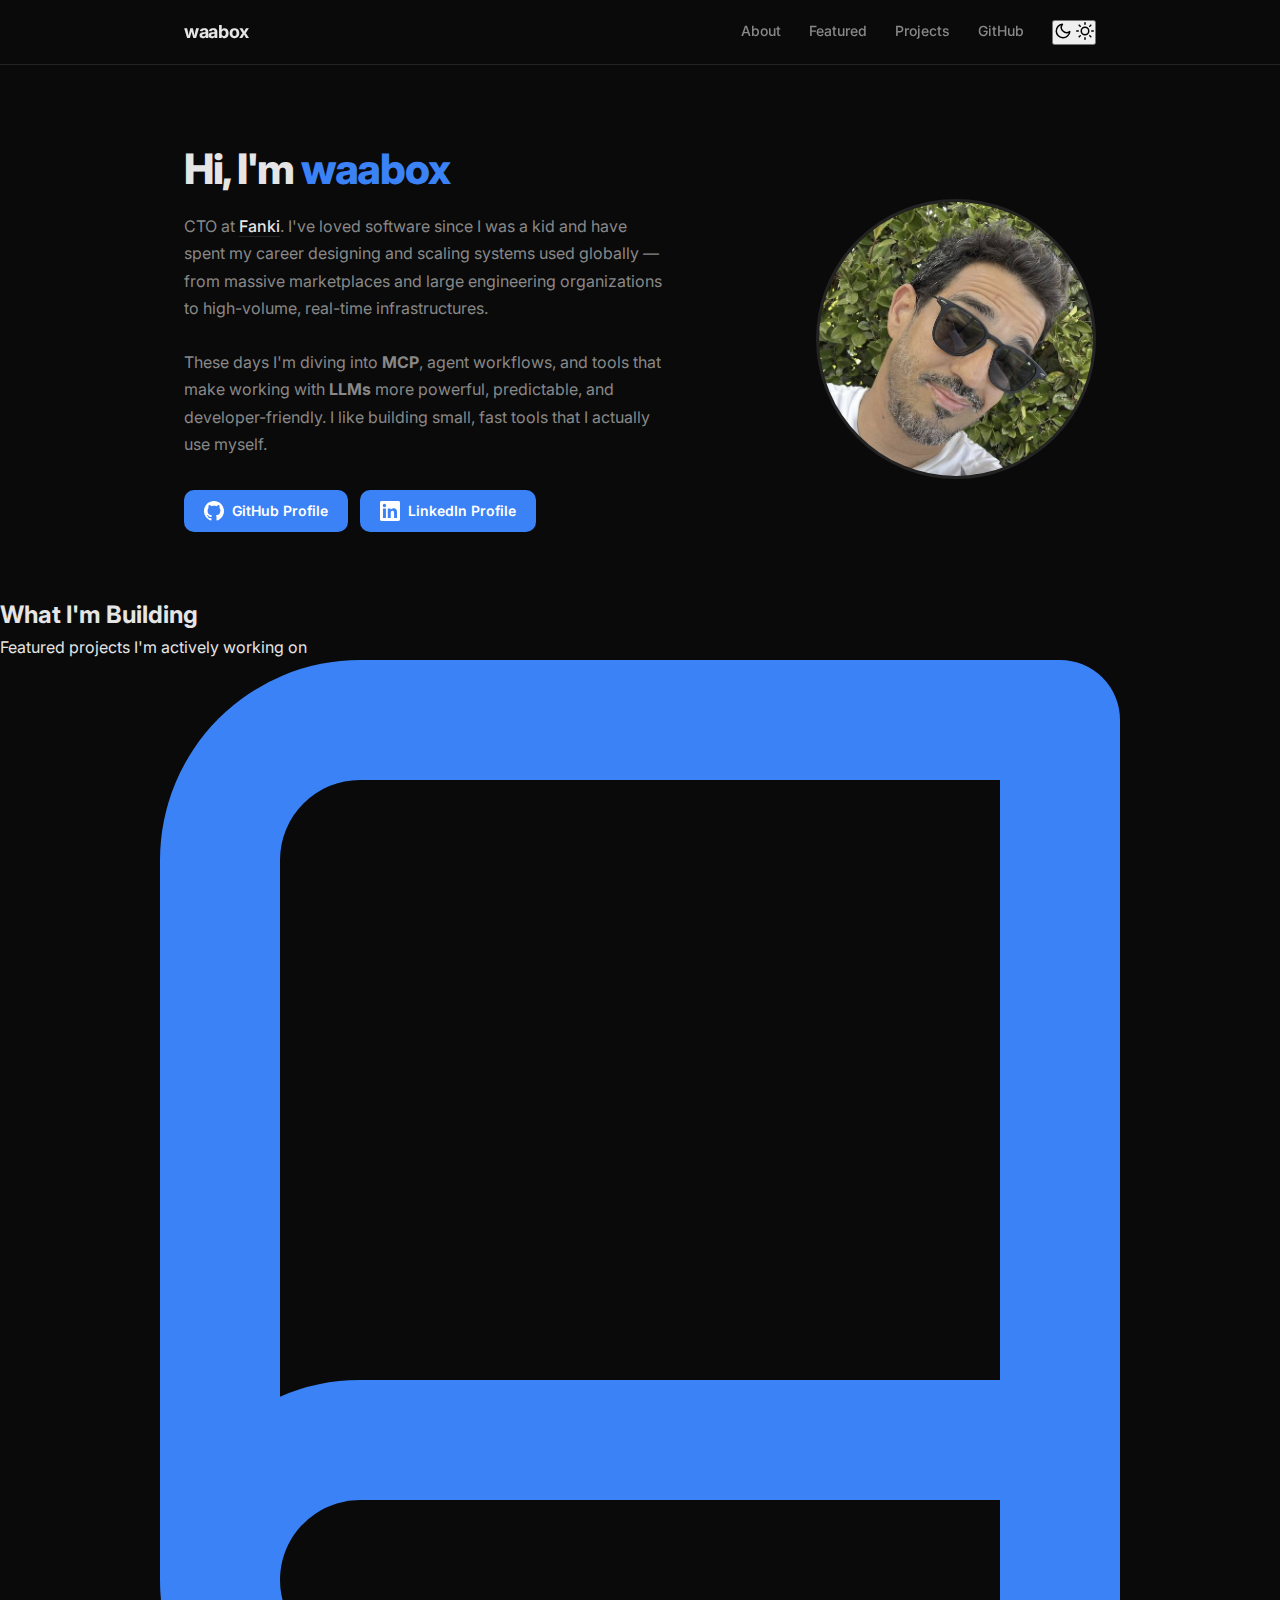
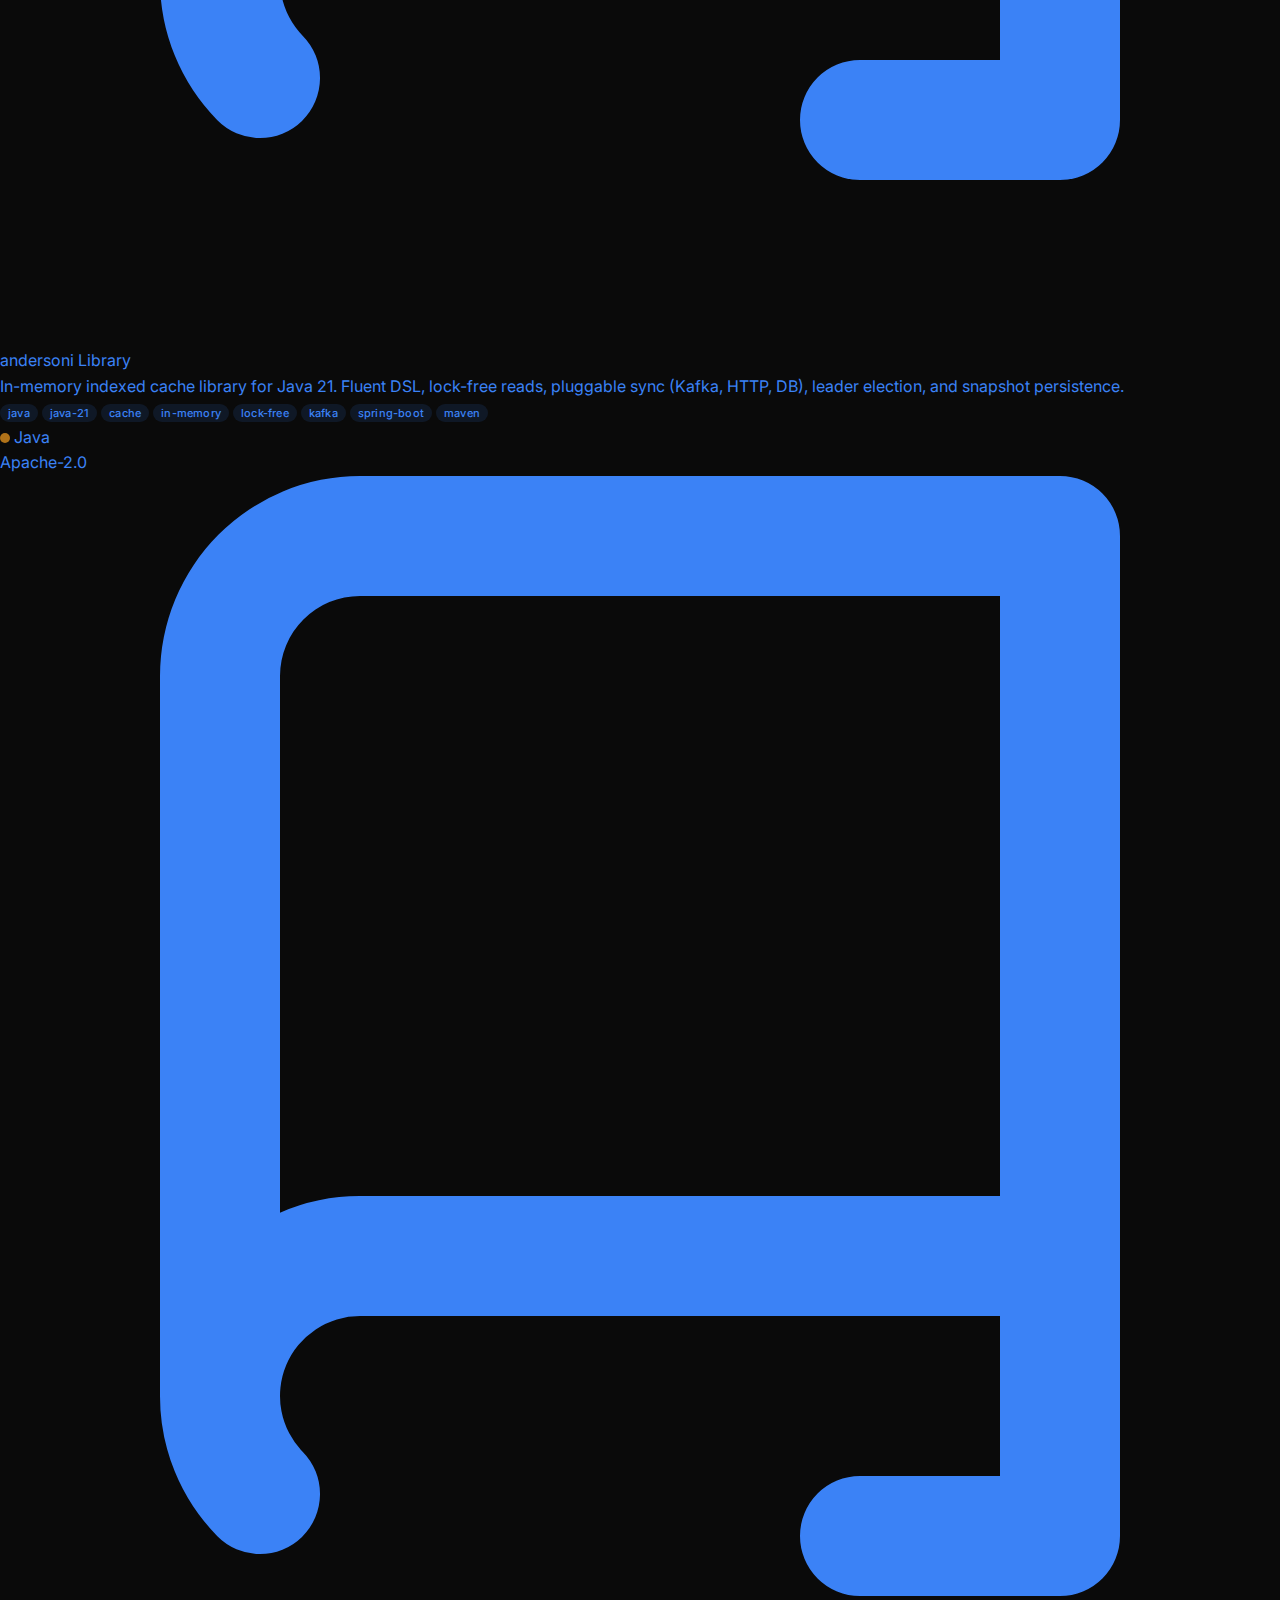
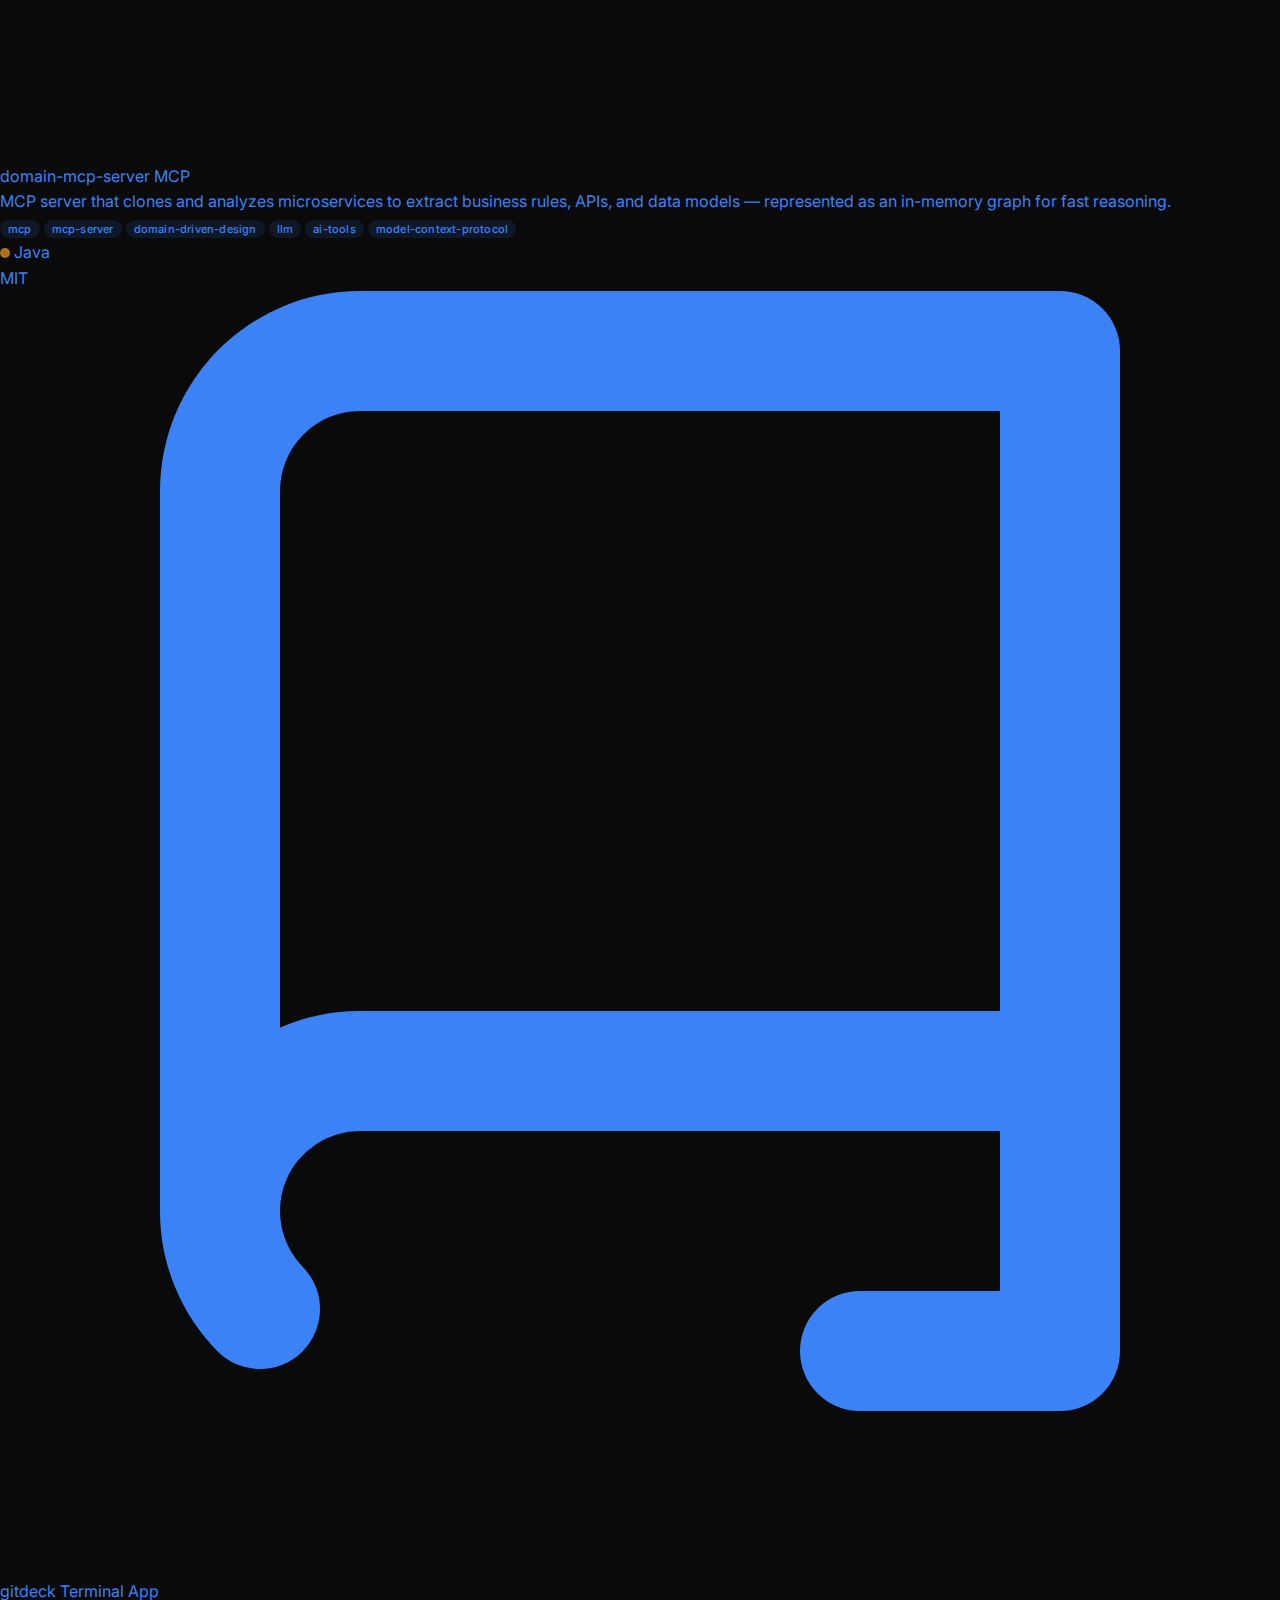
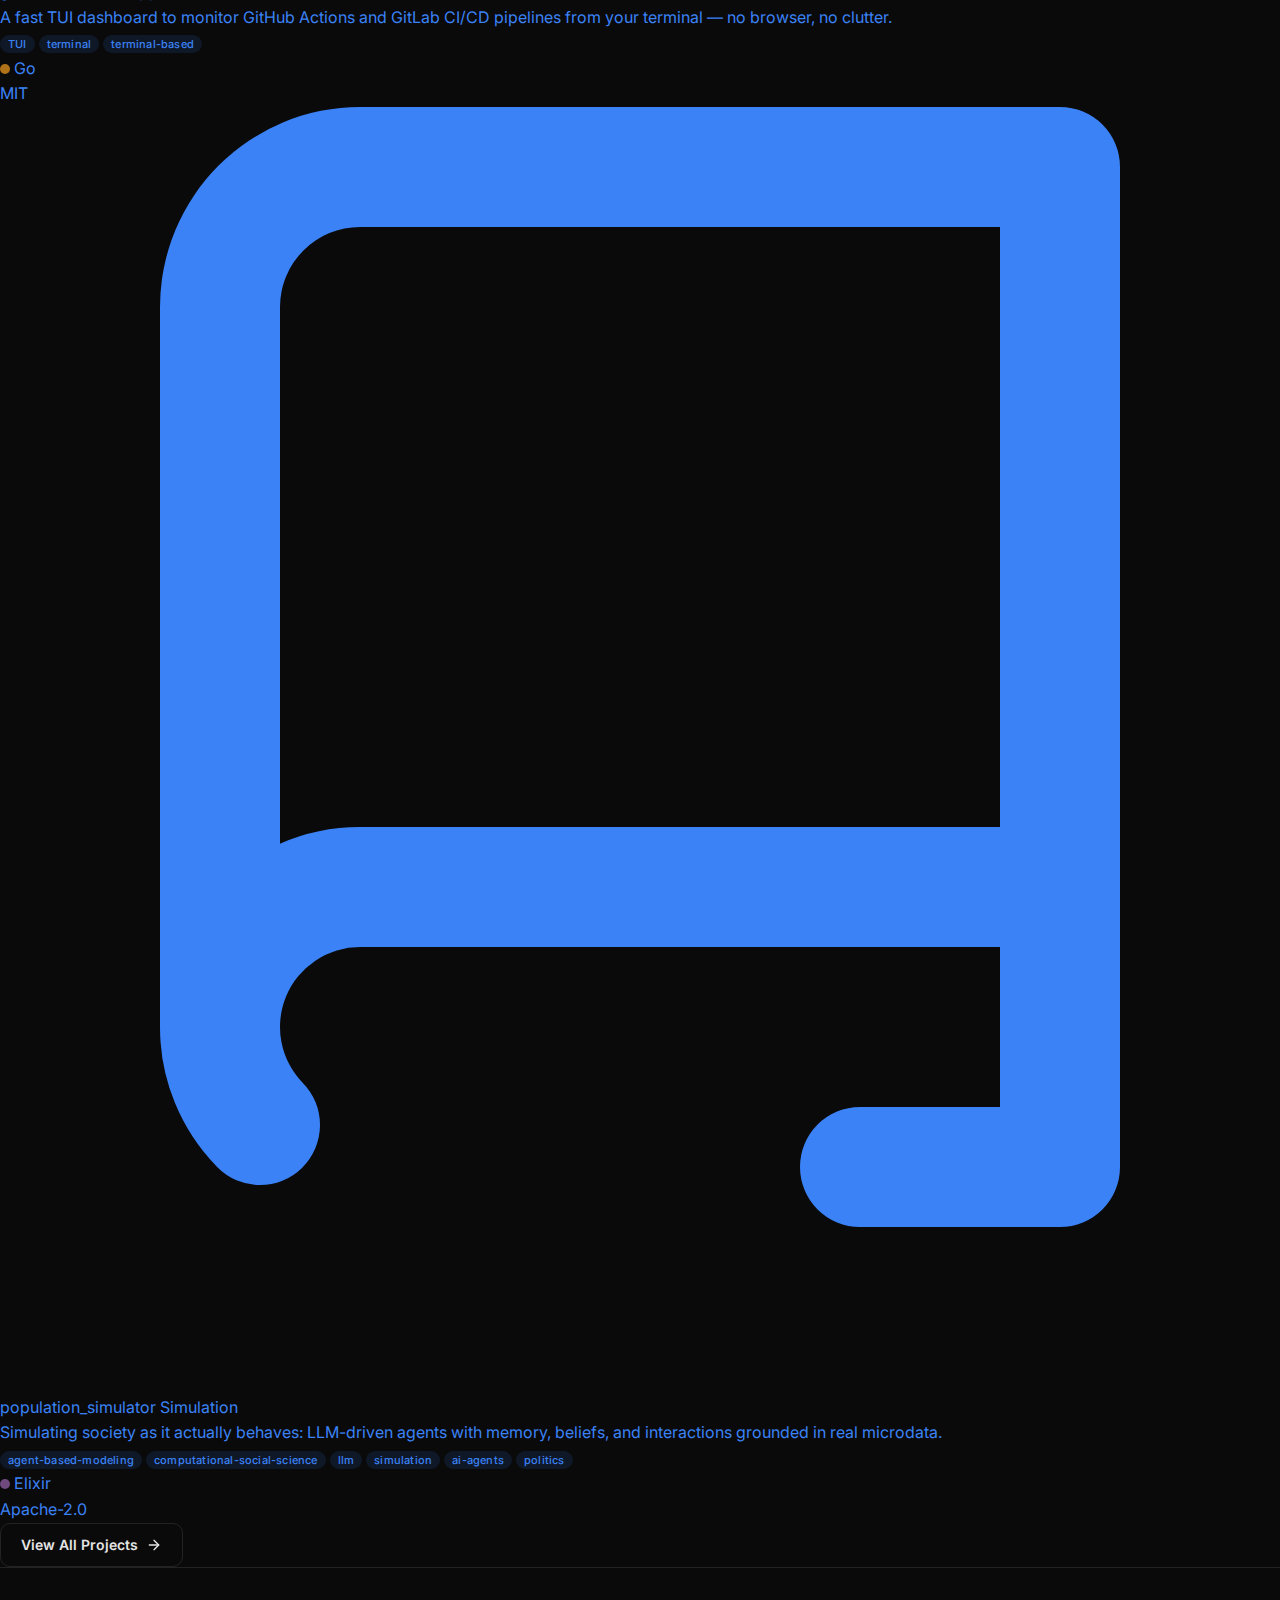
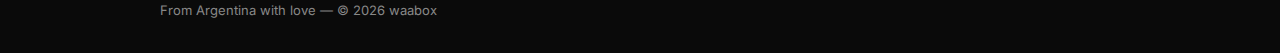
<file: index.html>
<!DOCTYPE html>
<html lang="en">
<head>
  <meta charset="UTF-8">
  <meta name="viewport" content="width=device-width, initial-scale=1.0">
  <title>waabox - open source & weird tools</title>
  <meta name="description" content="waabox - CTO, open source contributor, and MCP server builder. Kubernetes, Java, Rust.">
  <link rel="icon" href="favicon.svg" type="image/svg+xml">
  <link rel="preconnect" href="https://fonts.googleapis.com">
  <link rel="preconnect" href="https://fonts.gstatic.com" crossorigin>
  <link href="https://fonts.googleapis.com/css2?family=Inter:wght@400;500;600;700;800&family=JetBrains+Mono:wght@400;500&display=swap" rel="stylesheet">
  <link rel="stylesheet" href="style.css">
</head>
<body>

  <header class="header">
    <div class="header-inner">
      <a href="index.html" class="logo">waabox</a>
      <nav class="nav">
        <a href="#about">About</a>
        <a href="#featured">Featured</a>
        <a href="projects.html">Projects</a>
        <a href="https://github.com/waabox" target="_blank" rel="noopener noreferrer">GitHub</a>
        <button class="theme-toggle" id="theme-toggle" aria-label="Toggle dark/light mode">
          <svg class="icon-moon" width="18" height="18" viewBox="0 0 24 24" fill="none" stroke="currentColor" stroke-width="2" stroke-linecap="round" stroke-linejoin="round">
            <path d="M21 12.79A9 9 0 1 1 11.21 3 7 7 0 0 0 21 12.79z"/>
          </svg>
          <svg class="icon-sun" width="18" height="18" viewBox="0 0 24 24" fill="none" stroke="currentColor" stroke-width="2" stroke-linecap="round" stroke-linejoin="round">
            <circle cx="12" cy="12" r="5"/>
            <line x1="12" y1="1" x2="12" y2="3"/>
            <line x1="12" y1="21" x2="12" y2="23"/>
            <line x1="4.22" y1="4.22" x2="5.64" y2="5.64"/>
            <line x1="18.36" y1="18.36" x2="19.78" y2="19.78"/>
            <line x1="1" y1="12" x2="3" y2="12"/>
            <line x1="21" y1="12" x2="23" y2="12"/>
            <line x1="4.22" y1="19.78" x2="5.64" y2="18.36"/>
            <line x1="18.36" y1="5.64" x2="19.78" y2="4.22"/>
          </svg>
        </button>
      </nav>
    </div>
  </header>

  <main>
    <!-- Hero / About -->
    <section class="hero" id="about">
      <div class="hero-content">
        <div class="hero-text">
          <div class="scroll-hidden">
            <h1>Hi, I'm <span class="highlight">waabox</span></h1>
          </div>
          <div class="scroll-hidden scroll-delay-1">
            <p class="hero-description">
              CTO at <a href="https://fanki.com.mx" target="_blank" rel="noopener noreferrer">Fanki</a>.
              I've loved software since I was a kid and have spent my career designing and scaling
              systems used globally &mdash; from massive marketplaces and large engineering organizations
              to high-volume, real-time infrastructures.
              <br><br>
              These days I'm diving into <strong>MCP</strong>, agent workflows, and tools that make working
              with <strong>LLMs</strong> more powerful, predictable, and developer-friendly.
              I like building small, fast tools that I actually use myself.
            </p>
          </div>
          <div class="scroll-hidden scroll-delay-2">
            <div class="hero-links">
              <a href="https://github.com/waabox" target="_blank" rel="noopener noreferrer" class="btn btn-primary">
                <svg width="20" height="20" viewBox="0 0 24 24" fill="currentColor"><path d="M12 0c-6.626 0-12 5.373-12 12 0 5.302 3.438 9.8 8.207 11.387.599.111.793-.261.793-.577v-2.234c-3.338.726-4.033-1.416-4.033-1.416-.546-1.387-1.333-1.756-1.333-1.756-1.089-.745.083-.729.083-.729 1.205.084 1.839 1.237 1.839 1.237 1.07 1.834 2.807 1.304 3.492.997.107-.775.418-1.305.762-1.604-2.665-.305-5.467-1.334-5.467-5.931 0-1.311.469-2.381 1.236-3.221-.124-.303-.535-1.524.117-3.176 0 0 1.008-.322 3.301 1.23.957-.266 1.983-.399 3.003-.404 1.02.005 2.047.138 3.006.404 2.291-1.552 3.297-1.23 3.297-1.23.653 1.653.242 2.874.118 3.176.77.84 1.235 1.911 1.235 3.221 0 4.609-2.807 5.624-5.479 5.921.43.372.823 1.102.823 2.222v3.293c0 .319.192.694.801.576 4.765-1.589 8.199-6.086 8.199-11.386 0-6.627-5.373-12-12-12z"/></svg>
                GitHub Profile
              </a>
              <a href="https://www.linkedin.com/in/waabox" target="_blank" rel="noopener noreferrer" class="btn btn-primary">
                <svg width="20" height="20" viewBox="0 0 24 24" fill="currentColor">
                  <path d="M20.447 20.452h-3.554v-5.569c0-1.328-.027-3.037-1.852-3.037-1.853 0-2.136 1.445-2.136 2.939v5.667H9.35V9h3.414v1.561h.049c.476-.9 1.637-1.852 3.367-1.852 3.6 0 4.267 2.37 4.267 5.455v6.288zM5.337 7.433a2.062 2.062 0 11.001-4.124 2.062 2.062 0 01-.001 4.124zM7.114 20.452H3.558V9h3.556v11.452zM22.225 0H1.771C.792 0 0 .774 0 1.729v20.542C0 23.226.792 24 1.771 24h20.451C23.2 24 24 23.226 24 22.271V1.729C24 .774 23.2 0 22.225 0z"/>
                </svg>
                LinkedIn Profile
              </a>
            </div>
          </div>
        </div>
        <div class="hero-image scroll-hidden">
          <img src="waabox.jpg" alt="Photo of waabox" width="280" height="280">
        </div>
      </div>
    </section>

    <!-- Featured Projects -->
    <section class="featured" id="featured">
      <div class="section-header scroll-hidden">
        <h2>What I'm Building</h2>
        <p class="section-subtitle">Featured projects I'm actively working on</p>
      </div>

      <div class="featured-grid">
        <!-- Andersoni -->
        <a href="https://github.com/waabox/andersoni" target="_blank" rel="noopener noreferrer" class="featured-card scroll-hidden scroll-delay-1">
          <div class="featured-card-header">
            <svg class="featured-card-icon" viewBox="0 0 16 16" fill="currentColor"><path d="M2 2.5A2.5 2.5 0 014.5 0h8.75a.75.75 0 01.75.75v12.5a.75.75 0 01-.75.75h-2.5a.75.75 0 110-1.5h1.75v-2h-8a1 1 0 00-.714 1.7.75.75 0 01-1.072 1.05A2.495 2.495 0 012 11.5v-9zm10.5-1h-8a1 1 0 00-1 1v6.708A2.486 2.486 0 014.5 9h8V1.5z"/></svg>
            <span class="featured-card-name">andersoni</span>
            <span class="featured-card-badge">Library</span>
          </div>
          <p class="featured-card-description">
            In-memory indexed cache library for Java 21. Fluent DSL, lock-free reads, pluggable sync (Kafka, HTTP, DB), leader election, and snapshot persistence.
          </p>
          <div class="featured-card-tags">
            <span class="tag small-tag">java</span>
            <span class="tag small-tag">java-21</span>
            <span class="tag small-tag">cache</span>
            <span class="tag small-tag">in-memory</span>
            <span class="tag small-tag">lock-free</span>
            <span class="tag small-tag">kafka</span>
            <span class="tag small-tag">spring-boot</span>
            <span class="tag small-tag">maven</span>
          </div>
          <div class="featured-card-meta">
            <span class="meta-item">
              <span class="lang-dot" style="background-color: #b07219"></span>
              Java
            </span>
            <span class="meta-item">
              Apache-2.0
            </span>
          </div>
        </a>

        <!-- domain-mcp-server -->
        <a href="https://github.com/waabox/domain-mcp-server" target="_blank" rel="noopener noreferrer" class="featured-card scroll-hidden scroll-delay-2">
          <div class="featured-card-header">
            <svg class="featured-card-icon" viewBox="0 0 16 16" fill="currentColor"><path d="M2 2.5A2.5 2.5 0 014.5 0h8.75a.75.75 0 01.75.75v12.5a.75.75 0 01-.75.75h-2.5a.75.75 0 110-1.5h1.75v-2h-8a1 1 0 00-.714 1.7.75.75 0 01-1.072 1.05A2.495 2.495 0 012 11.5v-9zm10.5-1h-8a1 1 0 00-1 1v6.708A2.486 2.486 0 014.5 9h8V1.5z"/></svg>
            <span class="featured-card-name">domain-mcp-server</span>
            <span class="featured-card-badge">MCP</span>
          </div>
          <p class="featured-card-description">
            MCP server that clones and analyzes microservices to extract business rules, APIs, and data models &mdash; represented as an in-memory graph for fast reasoning.
          </p>
          <div class="featured-card-tags">
            <span class="tag small-tag">mcp</span>
            <span class="tag small-tag">mcp-server</span>
            <span class="tag small-tag">domain-driven-design</span>
            <span class="tag small-tag">llm</span>
            <span class="tag small-tag">ai-tools</span>
            <span class="tag small-tag">model-context-protocol</span>
          </div>
          <div class="featured-card-meta">
            <span class="meta-item">
              <span class="lang-dot" style="background-color: #b07219"></span>
              Java
            </span>
            <span class="meta-item">MIT</span>
          </div>
        </a>
        <!-- gitdeck -->
        <a href="https://github.com/waabox/gitdeck" target="_blank" rel="noopener noreferrer" class="featured-card scroll-hidden scroll-delay-2">
          <div class="featured-card-header">
            <svg class="featured-card-icon" viewBox="0 0 16 16" fill="currentColor"><path d="M2 2.5A2.5 2.5 0 014.5 0h8.75a.75.75 0 01.75.75v12.5a.75.75 0 01-.75.75h-2.5a.75.75 0 110-1.5h1.75v-2h-8a1 1 0 00-.714 1.7.75.75 0 01-1.072 1.05A2.495 2.495 0 012 11.5v-9zm10.5-1h-8a1 1 0 00-1 1v6.708A2.486 2.486 0 014.5 9h8V1.5z"/></svg>
            <span class="featured-card-name">gitdeck</span>
            <span class="featured-card-badge">Terminal App</span>
          </div>
          <p class="featured-card-description">
            A fast TUI dashboard to monitor GitHub Actions and GitLab CI/CD pipelines from your terminal — no browser, no clutter.
          </p>
          <div class="featured-card-tags">
            <span class="tag small-tag">TUI</span>
            <span class="tag small-tag">terminal</span>
            <span class="tag small-tag">terminal-based</span>
          </div>
          <div class="featured-card-meta">
            <span class="meta-item">
              <span class="lang-dot" style="background-color: #b07219"></span>
              Go
            </span>
            <span class="meta-item">MIT</span>
          </div>
        </a>
      </div>

        <!-- population_simulator -->
        <a href="https://github.com/waabox/population_simulator" target="_blank" rel="noopener noreferrer" class="featured-card scroll-hidden scroll-delay-3">
          <div class="featured-card-header">
            <svg class="featured-card-icon" viewBox="0 0 16 16" fill="currentColor"><path d="M2 2.5A2.5 2.5 0 014.5 0h8.75a.75.75 0 01.75.75v12.5a.75.75 0 01-.75.75h-2.5a.75.75 0 110-1.5h1.75v-2h-8a1 1 0 00-.714 1.7.75.75 0 01-1.072 1.05A2.495 2.495 0 012 11.5v-9zm10.5-1h-8a1 1 0 00-1 1v6.708A2.486 2.486 0 014.5 9h8V1.5z"/></svg>
            <span class="featured-card-name">population_simulator</span>
            <span class="featured-card-badge">Simulation</span>
          </div>
          <p class="featured-card-description">
            Simulating society as it actually behaves: LLM-driven agents with memory, beliefs, and interactions grounded in real microdata.
          </p>
          <div class="featured-card-tags">
            <span class="tag small-tag">agent-based-modeling</span>
            <span class="tag small-tag">computational-social-science</span>
            <span class="tag small-tag">llm</span>
            <span class="tag small-tag">simulation</span>
            <span class="tag small-tag">ai-agents</span>
            <span class="tag small-tag">politics</span>
          </div>
          <div class="featured-card-meta">
            <span class="meta-item">
              <span class="lang-dot" style="background-color: #6e4a7e"></span>
              Elixir
            </span>
            <span class="meta-item">
              Apache-2.0
            </span>
          </div>
        </a>
      </div>

      <div class="featured-cta scroll-hidden">
        <a href="projects.html" class="btn btn-secondary">
          View All Projects
          <svg width="16" height="16" viewBox="0 0 24 24" fill="none" stroke="currentColor" stroke-width="2" stroke-linecap="round" stroke-linejoin="round">
            <line x1="5" y1="12" x2="19" y2="12"/>
            <polyline points="12 5 19 12 12 19"/>
          </svg>
        </a>
      </div>
    </section>
  </main>

  <footer class="footer">
    <div class="footer-inner">
      <p>From Argentina with love &mdash; &copy; 2026 waabox</p>
    </div>
  </footer>

  <script src="main.js"></script>
  <script async src="https://www.googletagmanager.com/gtag/js?id=G-6MKSEDWSYF"></script>
  <script>
    window.dataLayer = window.dataLayer || [];
    function gtag(){dataLayer.push(arguments);}
    gtag('js', new Date());
    gtag('config', 'G-6MKSEDWSYF');
  </script>
</body>
</html>
</file>
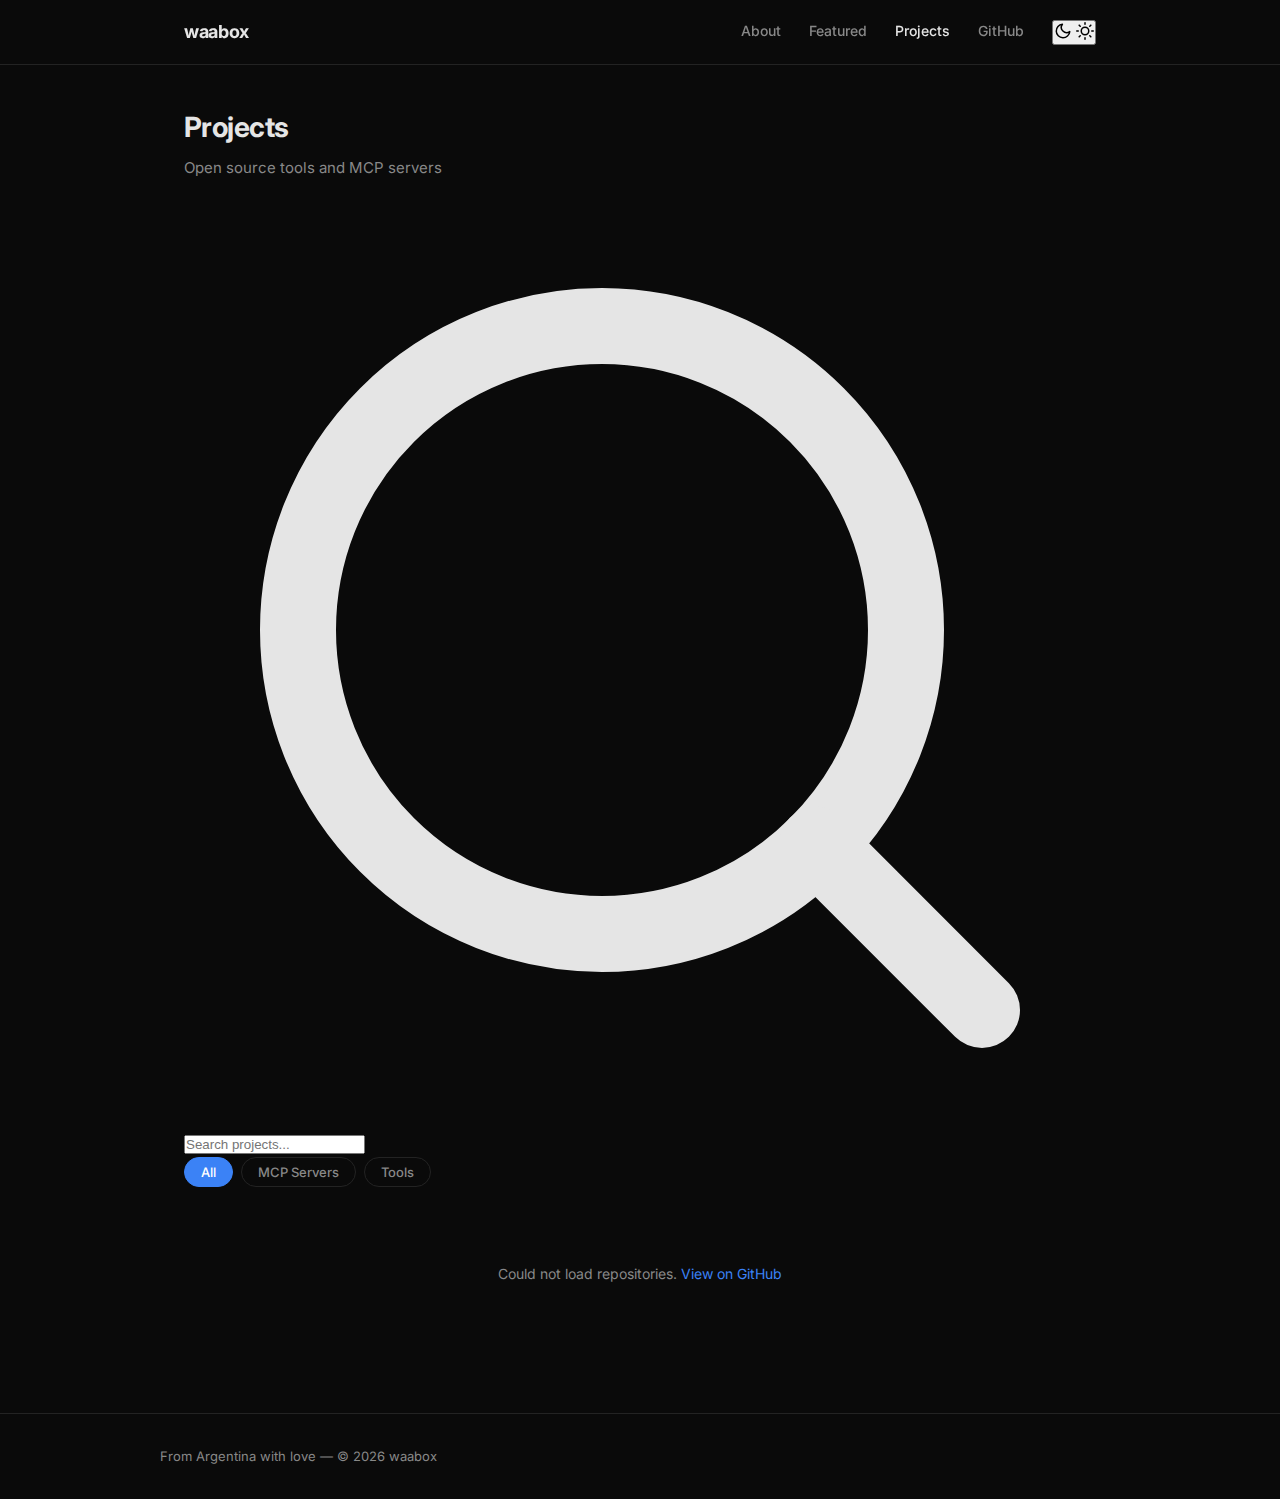
<file: projects.html>
<!DOCTYPE html>
<html lang="en">
<head>
  <meta charset="UTF-8">
  <meta name="viewport" content="width=device-width, initial-scale=1.0">
  <title>Projects - waabox</title>
  <meta name="description" content="Open source tools, MCP servers, and libraries by waabox.">
  <link rel="icon" href="favicon.svg" type="image/svg+xml">
  <link rel="preconnect" href="https://fonts.googleapis.com">
  <link rel="preconnect" href="https://fonts.gstatic.com" crossorigin>
  <link href="https://fonts.googleapis.com/css2?family=Inter:wght@400;500;600;700;800&family=JetBrains+Mono:wght@400;500&display=swap" rel="stylesheet">
  <link rel="stylesheet" href="style.css">
</head>
<body>

  <header class="header">
    <div class="header-inner">
      <a href="index.html" class="logo">waabox</a>
      <nav class="nav">
        <a href="index.html#about">About</a>
        <a href="index.html#featured">Featured</a>
        <a href="projects.html" style="color: var(--color-text);">Projects</a>
        <a href="https://github.com/waabox" target="_blank" rel="noopener noreferrer">GitHub</a>
        <button class="theme-toggle" id="theme-toggle" aria-label="Toggle dark/light mode">
          <svg class="icon-moon" width="18" height="18" viewBox="0 0 24 24" fill="none" stroke="currentColor" stroke-width="2" stroke-linecap="round" stroke-linejoin="round">
            <path d="M21 12.79A9 9 0 1 1 11.21 3 7 7 0 0 0 21 12.79z"/>
          </svg>
          <svg class="icon-sun" width="18" height="18" viewBox="0 0 24 24" fill="none" stroke="currentColor" stroke-width="2" stroke-linecap="round" stroke-linejoin="round">
            <circle cx="12" cy="12" r="5"/>
            <line x1="12" y1="1" x2="12" y2="3"/>
            <line x1="12" y1="21" x2="12" y2="23"/>
            <line x1="4.22" y1="4.22" x2="5.64" y2="5.64"/>
            <line x1="18.36" y1="18.36" x2="19.78" y2="19.78"/>
            <line x1="1" y1="12" x2="3" y2="12"/>
            <line x1="21" y1="12" x2="23" y2="12"/>
            <line x1="4.22" y1="19.78" x2="5.64" y2="18.36"/>
            <line x1="18.36" y1="5.64" x2="19.78" y2="4.22"/>
          </svg>
        </button>
      </nav>
    </div>
  </header>

  <main>
    <section class="projects" id="projects">
      <div class="projects-header scroll-hidden">
        <h2>Projects</h2>
        <p class="projects-subtitle">Open source tools and MCP servers</p>
      </div>

      <!-- Search -->
      <div class="projects-controls scroll-hidden scroll-delay-1">
        <div class="search-wrapper">
          <svg class="search-icon" viewBox="0 0 24 24" fill="none" stroke="currentColor" stroke-width="2" stroke-linecap="round" stroke-linejoin="round">
            <circle cx="11" cy="11" r="8"/>
            <line x1="21" y1="21" x2="16.65" y2="16.65"/>
          </svg>
          <input
            type="text"
            class="search-input"
            id="search-input"
            placeholder="Search projects..."
            autocomplete="off"
          >
        </div>
      </div>

      <!-- Filters -->
      <div class="filter-bar scroll-hidden scroll-delay-1">
        <button class="filter-btn active" data-filter="all">All</button>
        <button class="filter-btn" data-filter="mcp">MCP Servers</button>
        <button class="filter-btn" data-filter="tool">Tools</button>
      </div>

      <!-- Results count -->
      <p class="results-count" id="results-count"></p>

      <!-- Grid -->
      <div class="projects-grid" id="projects-grid"></div>

      <!-- Loading -->
      <div class="loading" id="loading">
        <div class="spinner"></div>
        <p>Loading repositories from GitHub...</p>
      </div>

      <!-- Error -->
      <div class="error" id="error" style="display:none;">
        <p>Could not load repositories. <a href="https://github.com/waabox?tab=repositories" target="_blank" rel="noopener noreferrer">View on GitHub</a></p>
      </div>
    </section>
  </main>

  <footer class="footer">
    <div class="footer-inner">
      <p>From Argentina with love &mdash; &copy; 2026 waabox</p>
    </div>
  </footer>

  <script src="projects.js"></script>
  <script async src="https://www.googletagmanager.com/gtag/js?id=G-6MKSEDWSYF"></script>
  <script>
    window.dataLayer = window.dataLayer || [];
    function gtag(){dataLayer.push(arguments);}
    gtag('js', new Date());
    gtag('config', 'G-6MKSEDWSYF');
  </script>
</body>
</html>
</file>
<file: style.css>
/* ===== Reset & Base ===== */
*,
*::before,
*::after {
  margin: 0;
  padding: 0;
  box-sizing: border-box;
}

:root {
  --color-bg: #0a0a0a;
  --color-surface: #141414;
  --color-border: #232323;
  --color-text: #e5e5e5;
  --color-text-muted: #888888;
  --color-accent: #3b82f6;
  --color-accent-hover: #2563eb;
  --radius: 10px;
  --font-sans: "Inter", -apple-system, BlinkMacSystemFont, "Segoe UI", Roboto, sans-serif;
  --font-mono: "JetBrains Mono", "Fira Code", monospace;
  --max-width: 960px;
}

html {
  scroll-behavior: smooth;
}

body {
  font-family: var(--font-sans);
  background-color: var(--color-bg);
  color: var(--color-text);
  line-height: 1.6;
  -webkit-font-smoothing: antialiased;
  -moz-osx-font-smoothing: grayscale;
}

a {
  color: var(--color-accent);
  text-decoration: none;
  transition: color 0.2s;
}

a:hover {
  color: var(--color-accent-hover);
}

img {
  max-width: 100%;
  display: block;
}

/* ===== Header ===== */
.header {
  position: sticky;
  top: 0;
  z-index: 100;
  background-color: rgba(10, 10, 10, 0.85);
  backdrop-filter: blur(12px);
  -webkit-backdrop-filter: blur(12px);
  border-bottom: 1px solid var(--color-border);
}

.header-inner {
  max-width: var(--max-width);
  margin: 0 auto;
  padding: 0 24px;
  height: 64px;
  display: flex;
  align-items: center;
  justify-content: space-between;
}

.logo {
  font-size: 18px;
  font-weight: 700;
  color: var(--color-text);
  letter-spacing: -0.02em;
}

.logo:hover {
  color: var(--color-text);
}

.nav {
  display: flex;
  gap: 28px;
}

.nav a {
  font-size: 14px;
  color: var(--color-text-muted);
  font-weight: 500;
  transition: color 0.2s;
}

.nav a:hover {
  color: var(--color-text);
}

/* ===== Hero ===== */
.hero {
  max-width: var(--max-width);
  margin: 0 auto;
  padding: 80px 24px 64px;
}

.hero-content {
  display: flex;
  align-items: center;
  gap: 64px;
}

.hero-text {
  flex: 1;
}

.hero-label {
  font-size: 13px;
  font-weight: 600;
  text-transform: uppercase;
  letter-spacing: 0.08em;
  color: var(--color-accent);
  margin-bottom: 16px;
}

.hero h1 {
  font-size: 42px;
  font-weight: 800;
  line-height: 1.15;
  letter-spacing: -0.03em;
  color: var(--color-text);
  margin-bottom: 20px;
}

.highlight {
  color: var(--color-accent);
}

.hero-description {
  font-size: 16px;
  line-height: 1.7;
  color: var(--color-text-muted);
  max-width: 480px;
  margin-bottom: 32px;
}

.hero-description a {
  color: var(--color-text);
  font-weight: 500;
  border-bottom: 1px solid var(--color-border);
}

.hero-description a:hover {
  color: var(--color-accent);
  border-color: var(--color-accent);
}

.hero-links {
  display: flex;
  gap: 12px;
  flex-wrap: wrap;
}

.btn {
  display: inline-flex;
  align-items: center;
  gap: 8px;
  padding: 10px 20px;
  font-size: 14px;
  font-weight: 600;
  border-radius: var(--radius);
  border: none;
  cursor: pointer;
  transition: all 0.2s;
  text-decoration: none;
}

.btn-primary {
  background-color: var(--color-accent);
  color: #ffffff;
}

.btn-primary:hover {
  background-color: var(--color-accent-hover);
  color: #ffffff;
}

.btn-secondary {
  background-color: transparent;
  color: var(--color-text);
  border: 1px solid var(--color-border);
}

.btn-secondary:hover {
  border-color: var(--color-text-muted);
  color: var(--color-text);
}

.hero-image img {
  width: 280px;
  height: 280px;
  border-radius: 50%;
  object-fit: cover;
  border: 3px solid var(--color-border);
}

/* ===== Projects ===== */
.projects {
  max-width: var(--max-width);
  margin: 0 auto;
  padding: 40px 24px 80px;
}

.projects-header {
  margin-bottom: 32px;
}

.projects h2 {
  font-size: 28px;
  font-weight: 700;
  letter-spacing: -0.02em;
  margin-bottom: 6px;
}

.projects-subtitle {
  color: var(--color-text-muted);
  font-size: 15px;
}

/* Filter bar */
.filter-bar {
  display: flex;
  gap: 8px;
  margin-bottom: 28px;
  flex-wrap: wrap;
}

.filter-btn {
  padding: 6px 16px;
  font-size: 13px;
  font-weight: 500;
  font-family: var(--font-sans);
  background: transparent;
  color: var(--color-text-muted);
  border: 1px solid var(--color-border);
  border-radius: 999px;
  cursor: pointer;
  transition: all 0.2s;
}

.filter-btn:hover {
  color: var(--color-text);
  border-color: var(--color-text-muted);
}

.filter-btn.active {
  background-color: var(--color-accent);
  color: #ffffff;
  border-color: var(--color-accent);
}

/* Projects grid */
.projects-grid {
  display: grid;
  grid-template-columns: repeat(2, 1fr);
  gap: 16px;
}

.project-card {
  background-color: var(--color-surface);
  border: 1px solid var(--color-border);
  border-radius: var(--radius);
  padding: 24px;
  transition: border-color 0.2s, transform 0.2s;
  display: flex;
  flex-direction: column;
  text-decoration: none;
  color: inherit;
}

.project-card:hover {
  border-color: var(--color-text-muted);
  transform: translateY(-2px);
  color: inherit;
}

.project-card-header {
  display: flex;
  align-items: center;
  gap: 10px;
  margin-bottom: 12px;
}

.project-card-icon {
  width: 20px;
  height: 20px;
  color: var(--color-text-muted);
  flex-shrink: 0;
}

.project-card-name {
  font-size: 16px;
  font-weight: 600;
  color: var(--color-text);
  white-space: nowrap;
  overflow: hidden;
  text-overflow: ellipsis;
}

.project-card-description {
  font-size: 14px;
  color: var(--color-text-muted);
  line-height: 1.6;
  flex: 1;
  margin-bottom: 16px;
  display: -webkit-box;
  -webkit-line-clamp: 3;
  -webkit-box-orient: vertical;
  overflow: hidden;
}

.project-card-meta {
  display: flex;
  align-items: center;
  gap: 16px;
  font-size: 12px;
  color: var(--color-text-muted);
}

.meta-item {
  display: flex;
  align-items: center;
  gap: 4px;
}

.lang-dot {
  width: 10px;
  height: 10px;
  border-radius: 50%;
  display: inline-block;
}

.tag {
  font-size: 11px;
  font-weight: 500;
  padding: 2px 8px;
  border-radius: 999px;
  background-color: rgba(59, 130, 246, 0.12);
  color: var(--color-accent);
}

/* Loading & Error */
.loading {
  text-align: center;
  padding: 48px 0;
  color: var(--color-text-muted);
  font-size: 14px;
}

.spinner {
  width: 32px;
  height: 32px;
  border: 3px solid var(--color-border);
  border-top-color: var(--color-accent);
  border-radius: 50%;
  animation: spin 0.8s linear infinite;
  margin: 0 auto 16px;
}

@keyframes spin {
  to { transform: rotate(360deg); }
}

.error {
  text-align: center;
  padding: 48px 0;
  color: var(--color-text-muted);
  font-size: 14px;
}

/* ===== Footer ===== */
.footer {
  border-top: 1px solid var(--color-border);
  padding: 32px 24px;
}

.footer-inner {
  max-width: var(--max-width);
  margin: 0 auto;
  display: flex;
  align-items: center;
  justify-content: space-between;
  font-size: 13px;
  color: var(--color-text-muted);
}

.footer-links {
  display: flex;
  gap: 20px;
}

.footer-links a {
  color: var(--color-text-muted);
  font-size: 13px;
}

.footer-links a:hover {
  color: var(--color-text);
}

/* ===== Responsive ===== */
@media (max-width: 768px) {
  .hero {
    padding: 48px 24px 40px;
  }

  .hero-content {
    flex-direction: column-reverse;
    gap: 32px;
    text-align: center;
  }

  .hero h1 {
    font-size: 32px;
  }

  .hero-description {
    margin-left: auto;
    margin-right: auto;
  }

  .hero-links {
    justify-content: center;
  }

  .hero-image img {
    width: 180px;
    height: 180px;
  }

  .projects-grid {
    grid-template-columns: 1fr;
  }

  .footer-inner {
    flex-direction: column;
    gap: 12px;
    text-align: center;
  }
}

/* ===== Animations ===== */
.project-card {
  opacity: 0;
  transform: translateY(12px);
  animation: fadeUp 0.4s ease forwards;
}

.project-card:nth-child(1) { animation-delay: 0.05s; }
.project-card:nth-child(2) { animation-delay: 0.1s; }
.project-card:nth-child(3) { animation-delay: 0.15s; }
.project-card:nth-child(4) { animation-delay: 0.2s; }
.project-card:nth-child(5) { animation-delay: 0.25s; }
.project-card:nth-child(6) { animation-delay: 0.3s; }
.project-card:nth-child(7) { animation-delay: 0.35s; }
.project-card:nth-child(8) { animation-delay: 0.4s; }
.project-card:nth-child(9) { animation-delay: 0.45s; }
.project-card:nth-child(10) { animation-delay: 0.5s; }

@keyframes fadeUp {
  to {
    opacity: 1;
    transform: translateY(0);
  }
}

.project-card-tags {
  margin: 6px 0 10px;
  display: flex;
  flex-wrap: wrap;
  gap: 6px;
}

.tag.small-tag {
  letter-spacing: 0.2px;
}
</file>
